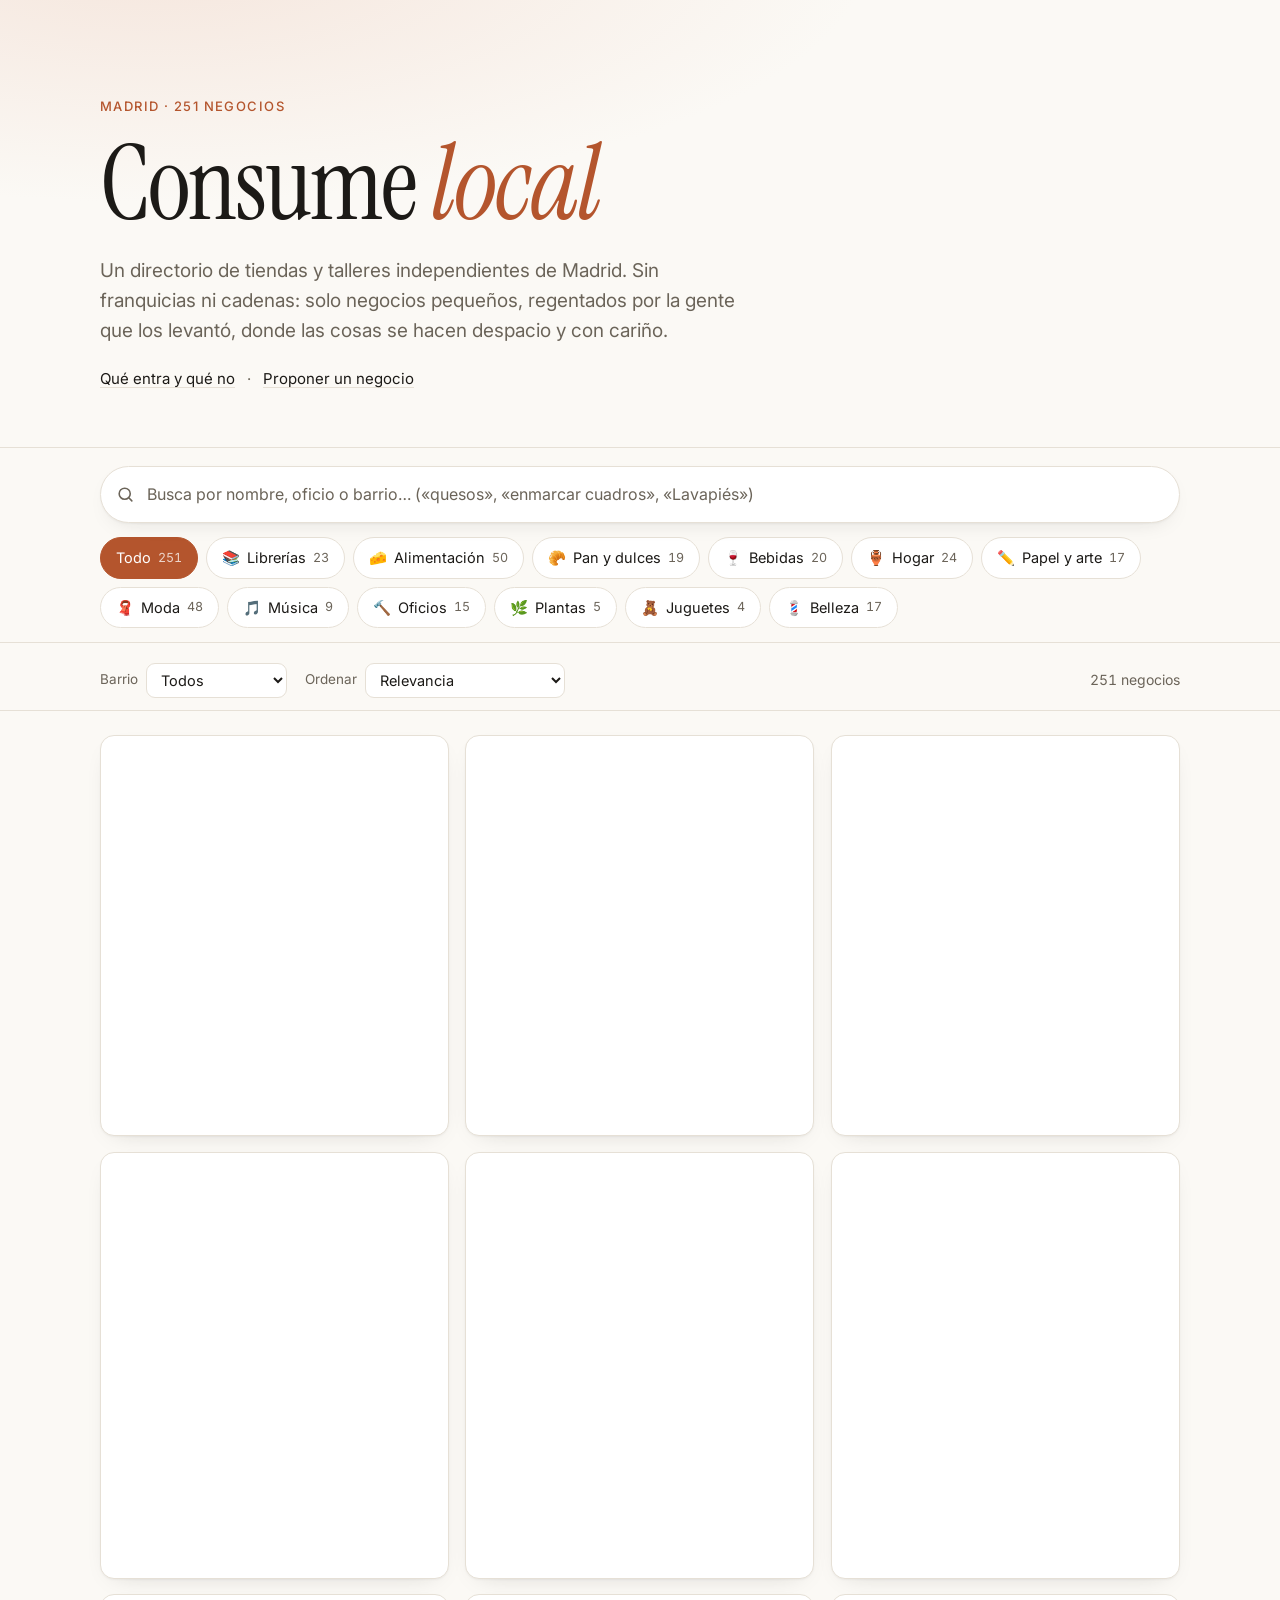
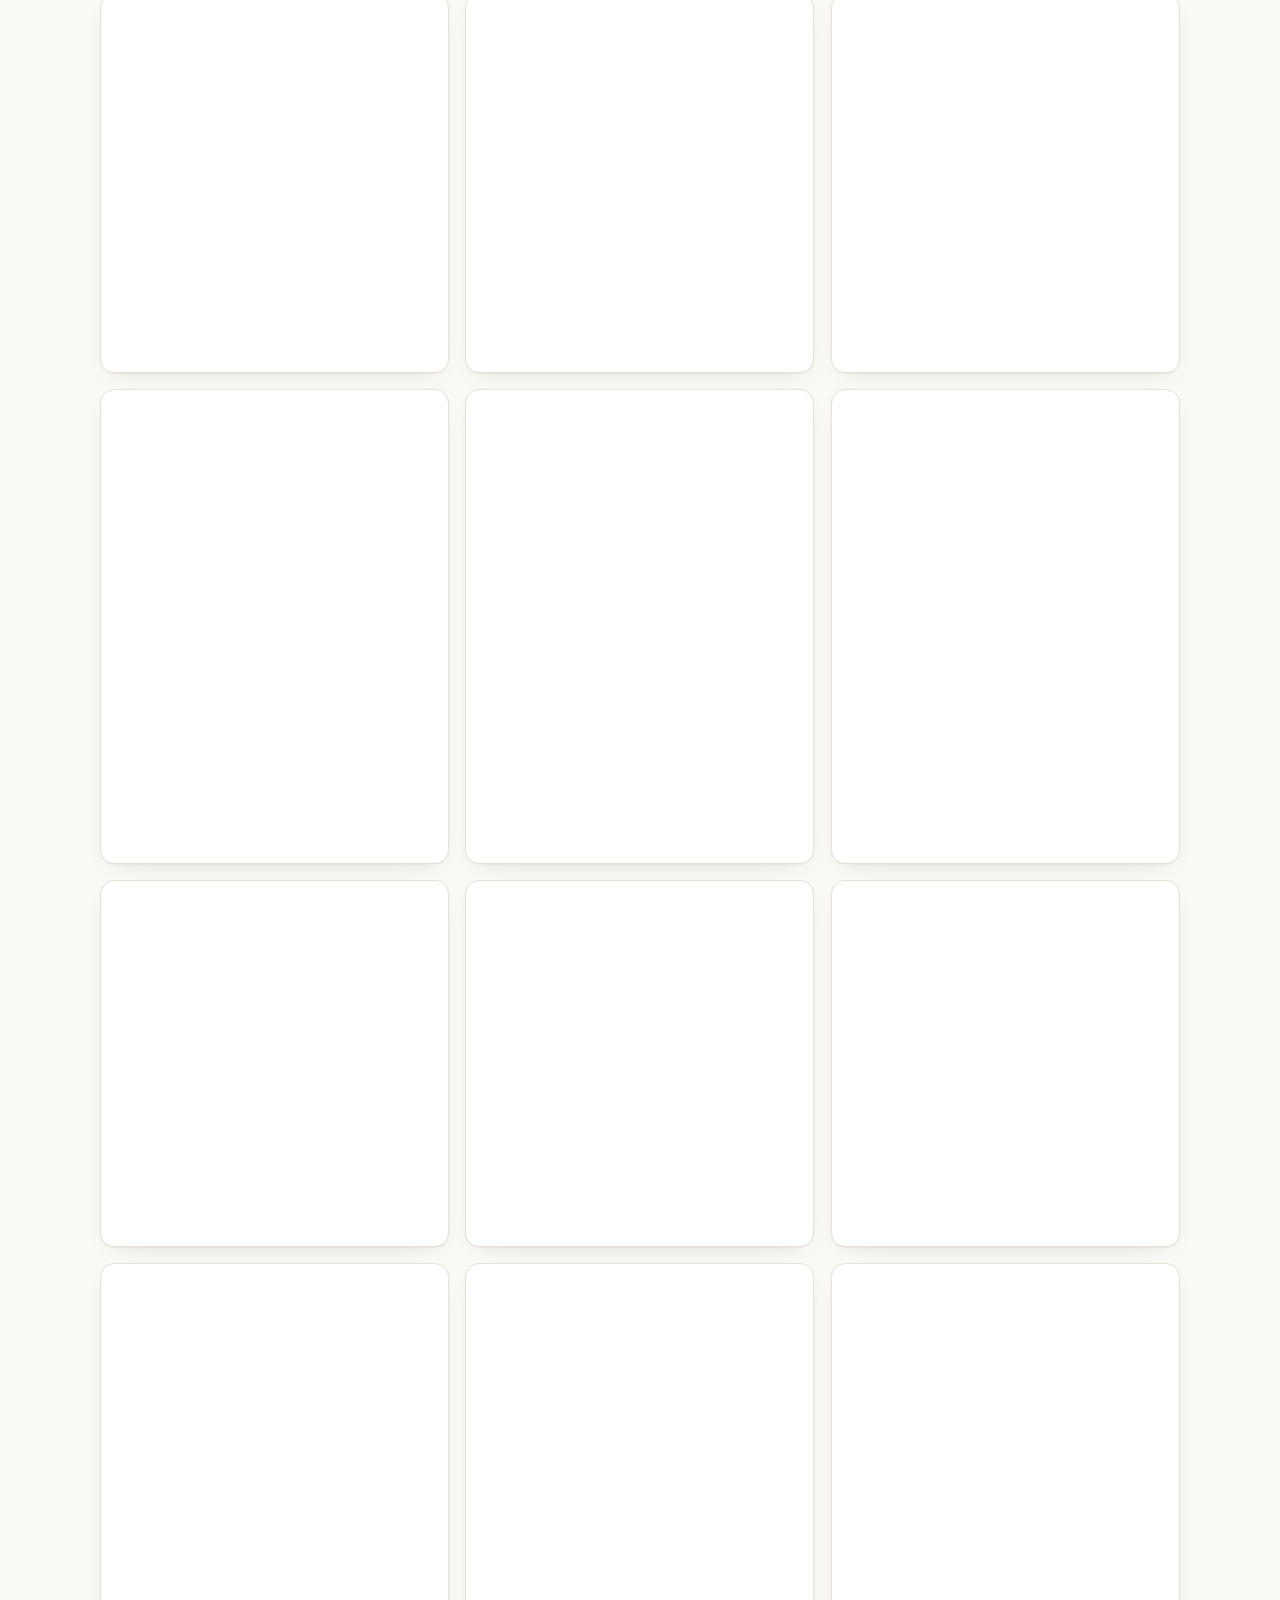
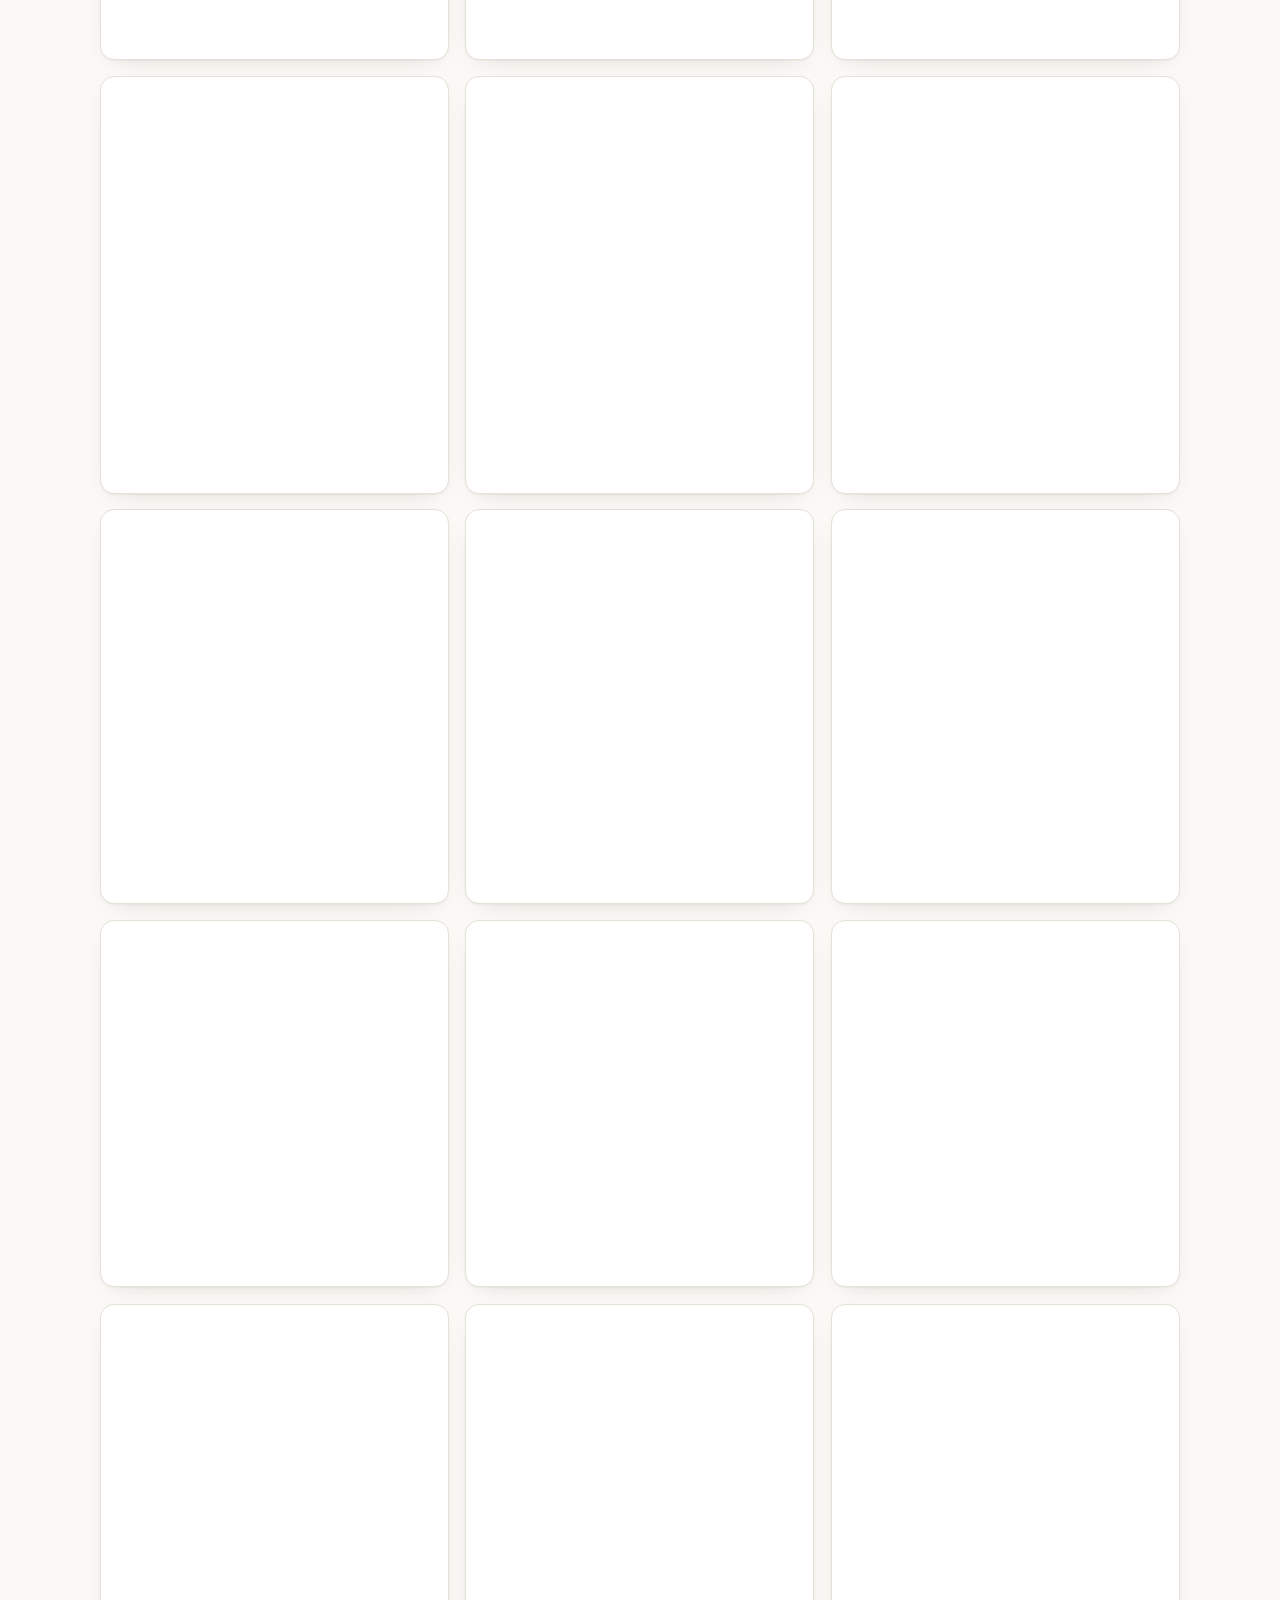
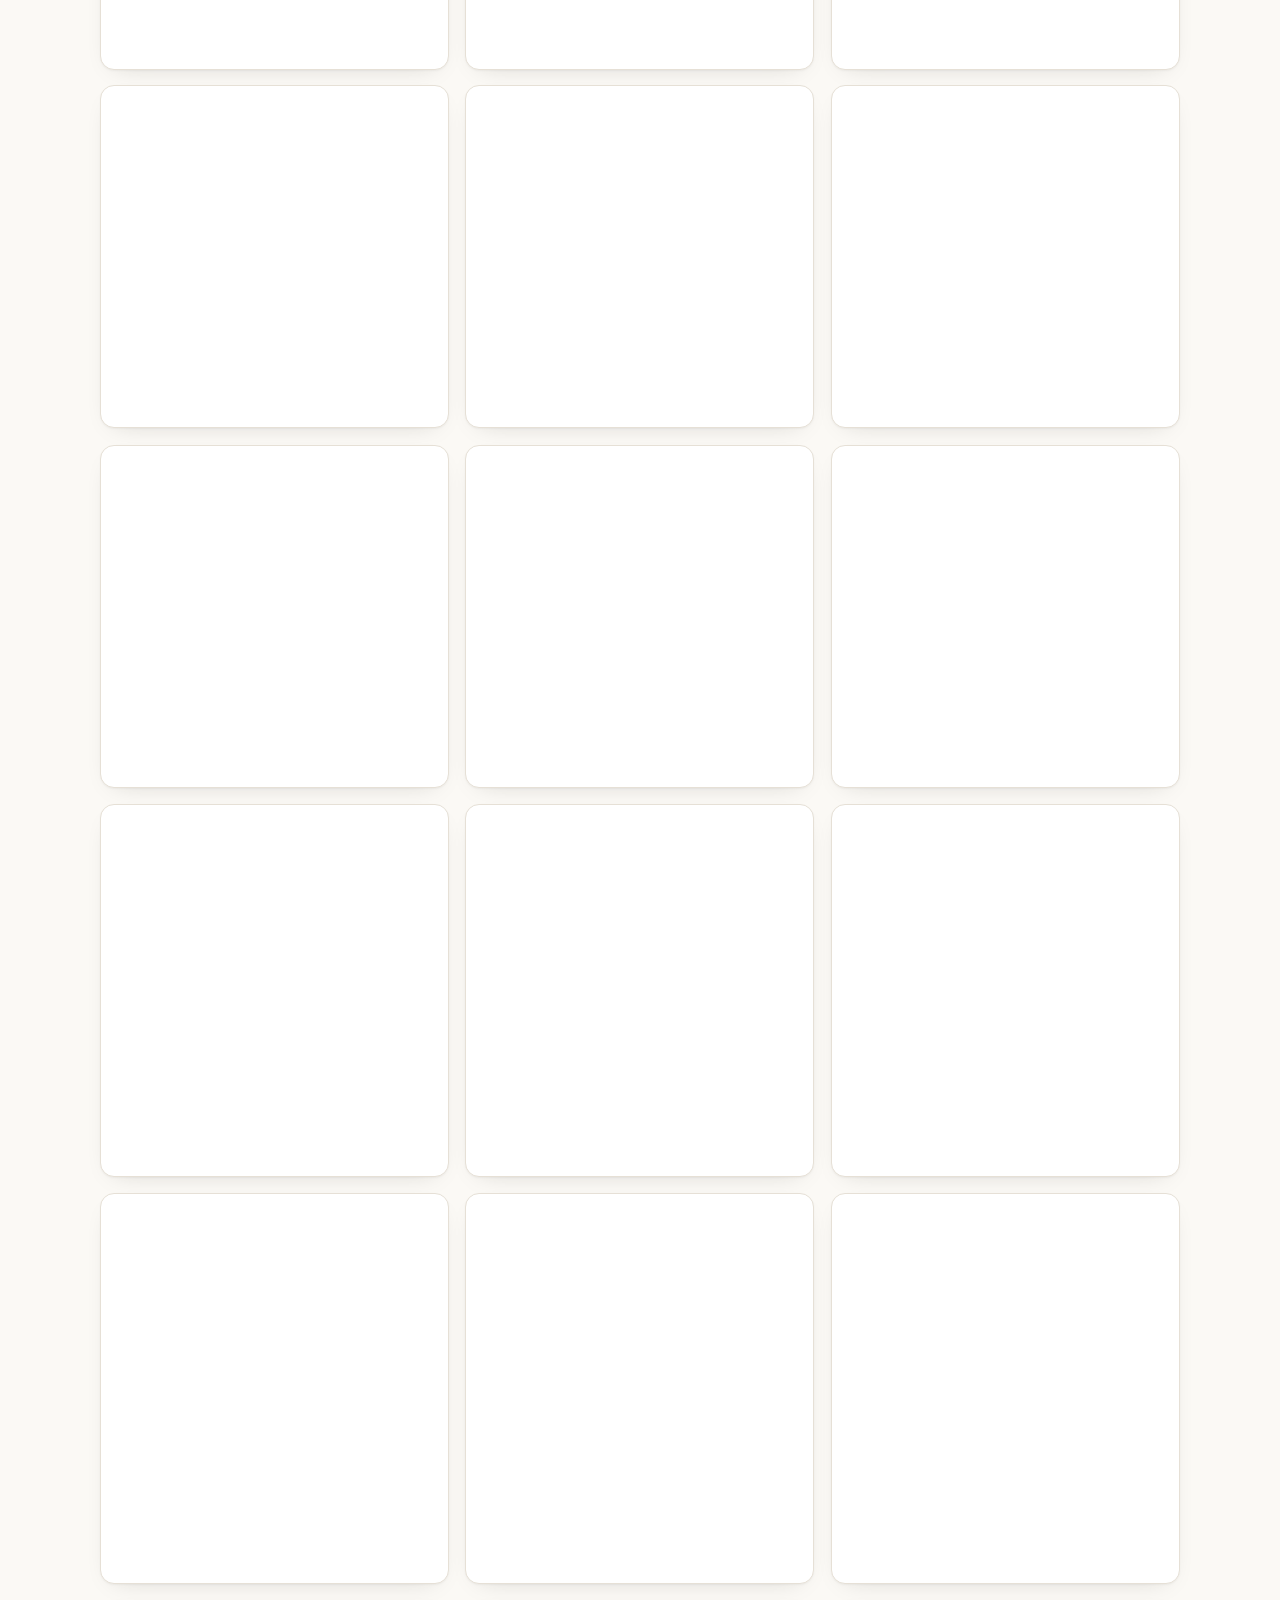
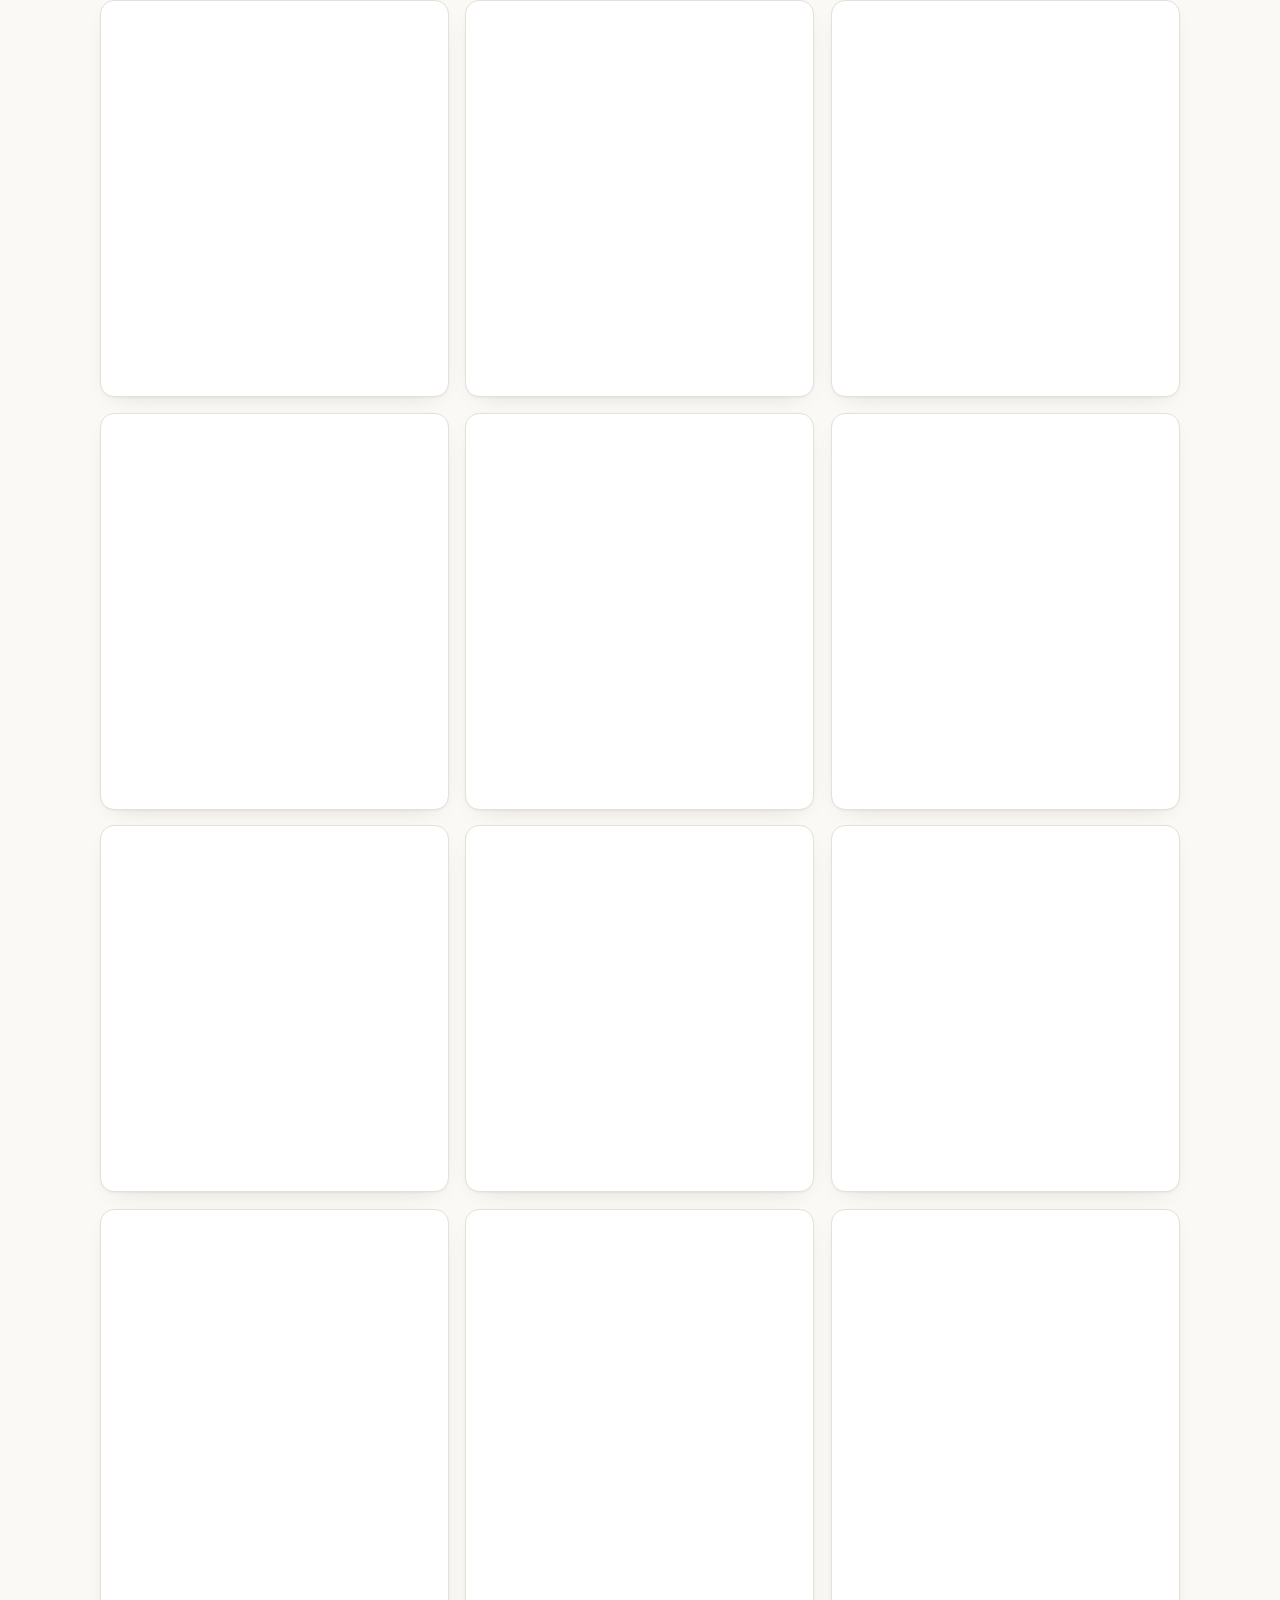
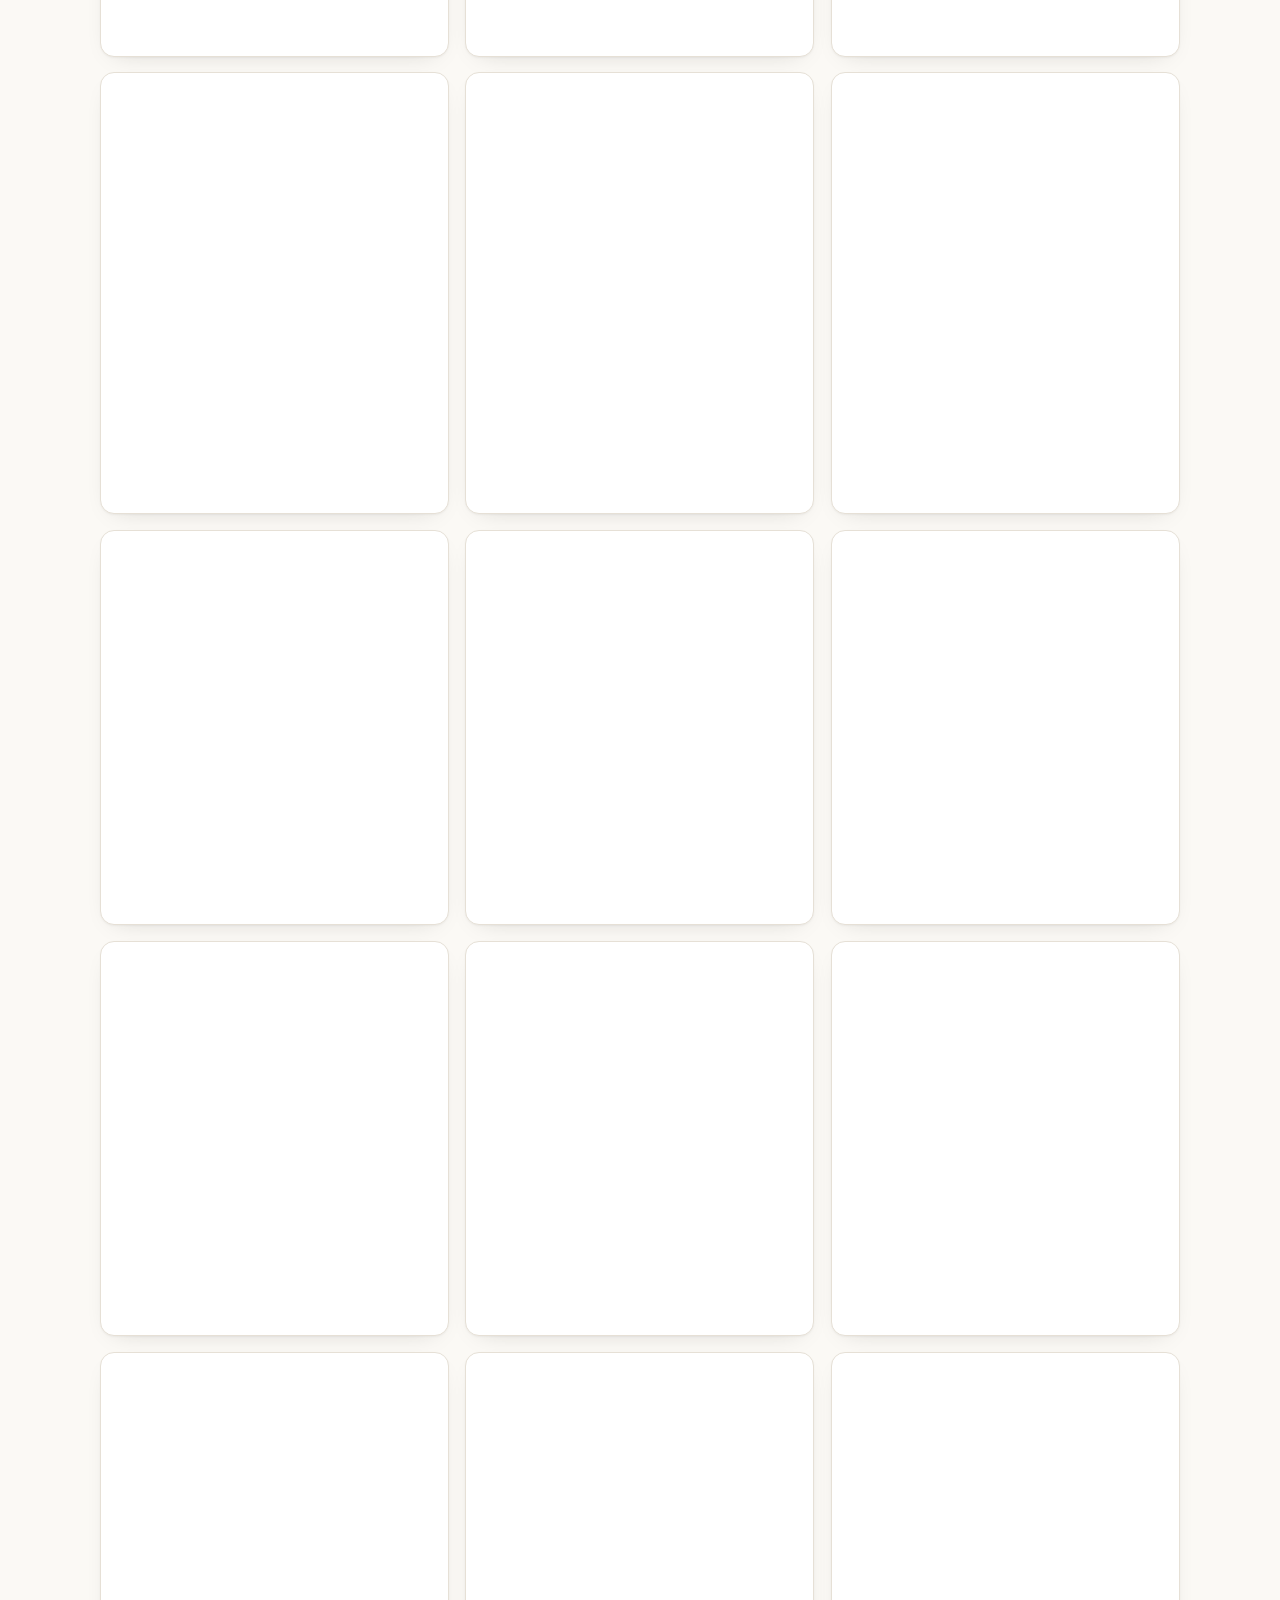
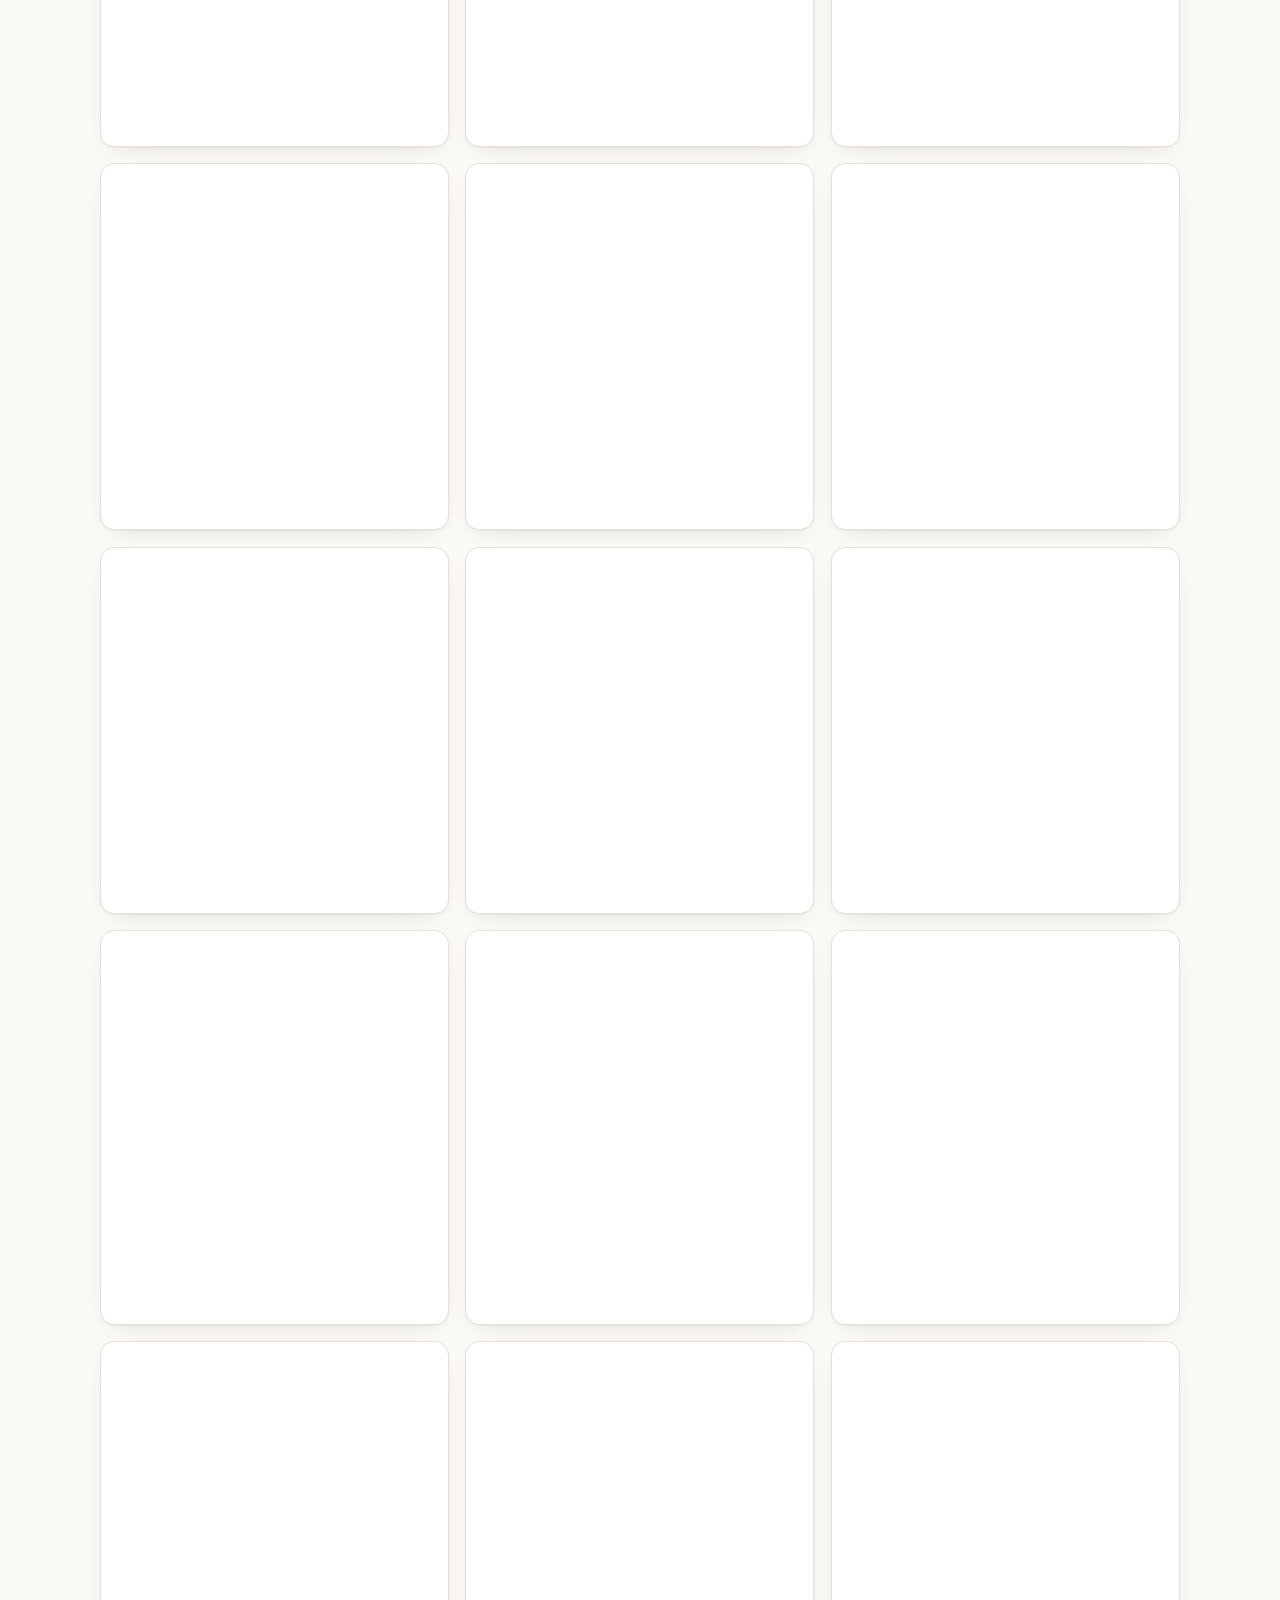
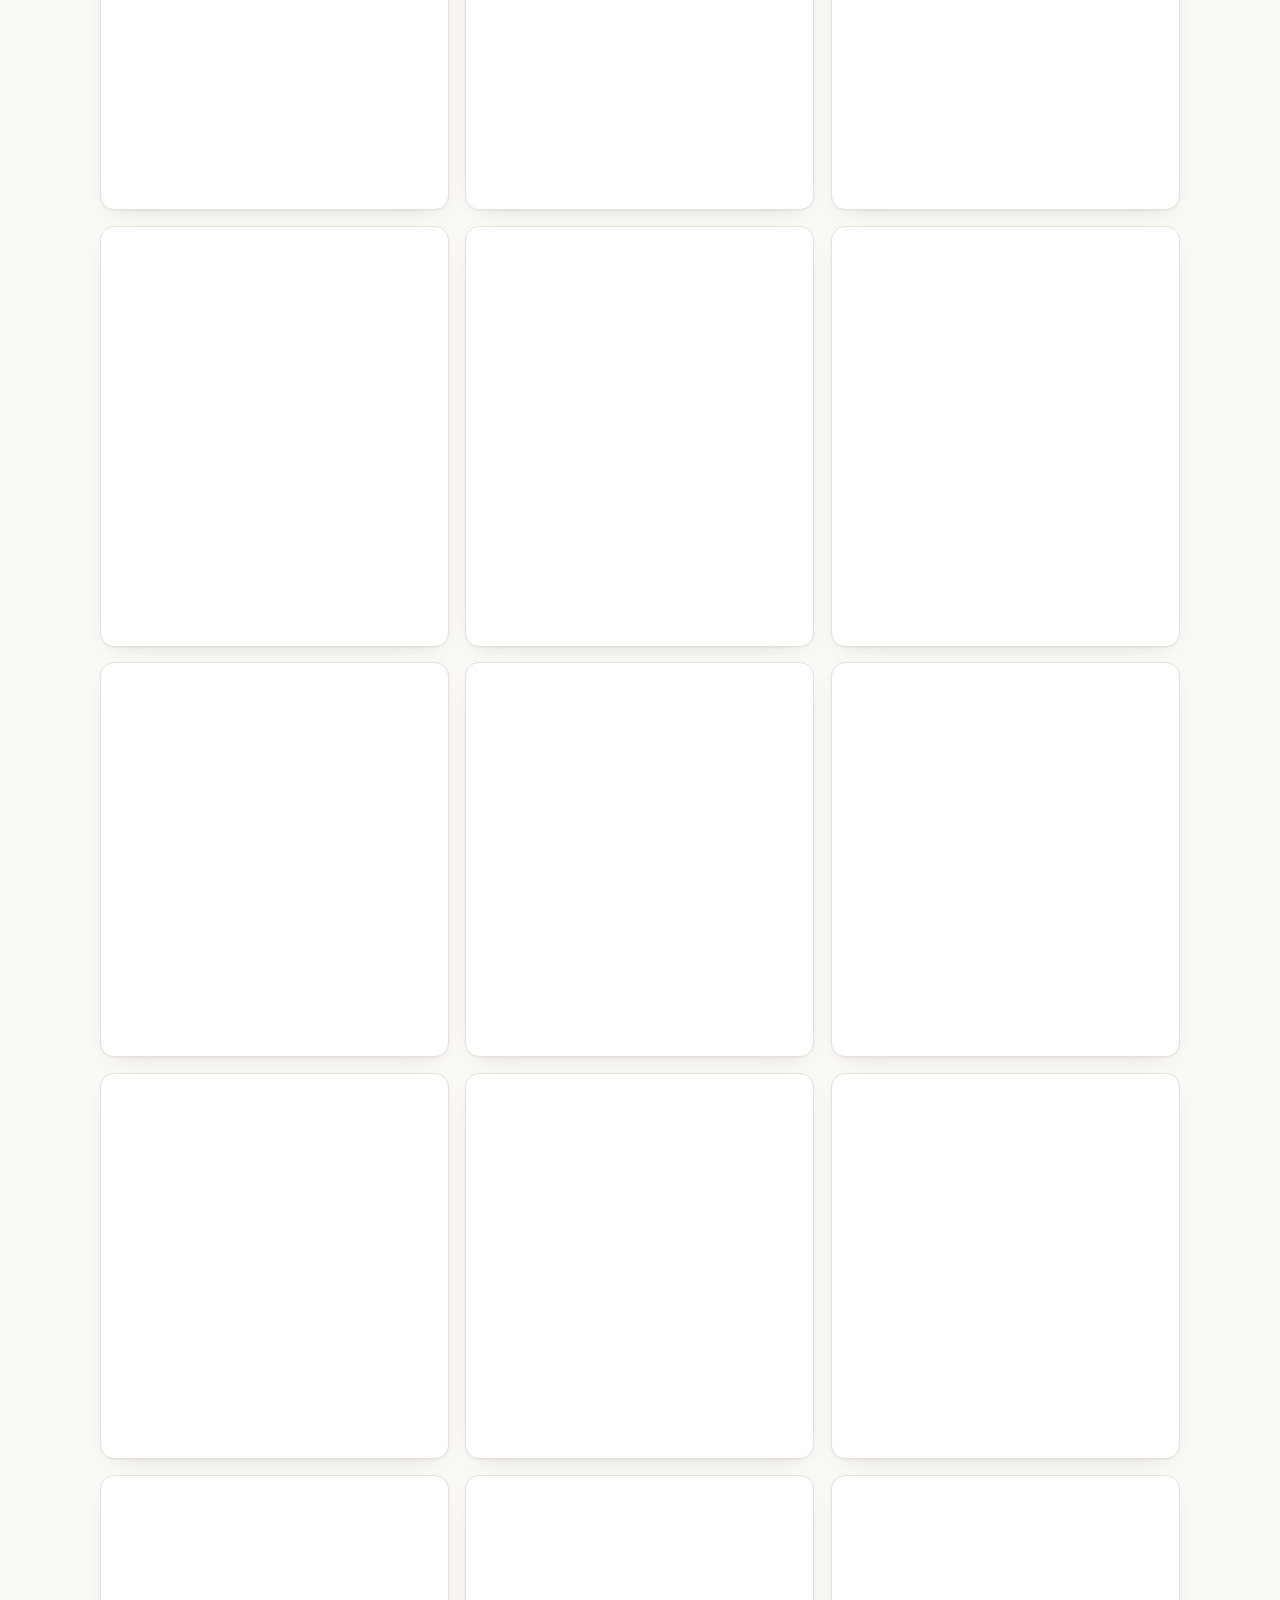
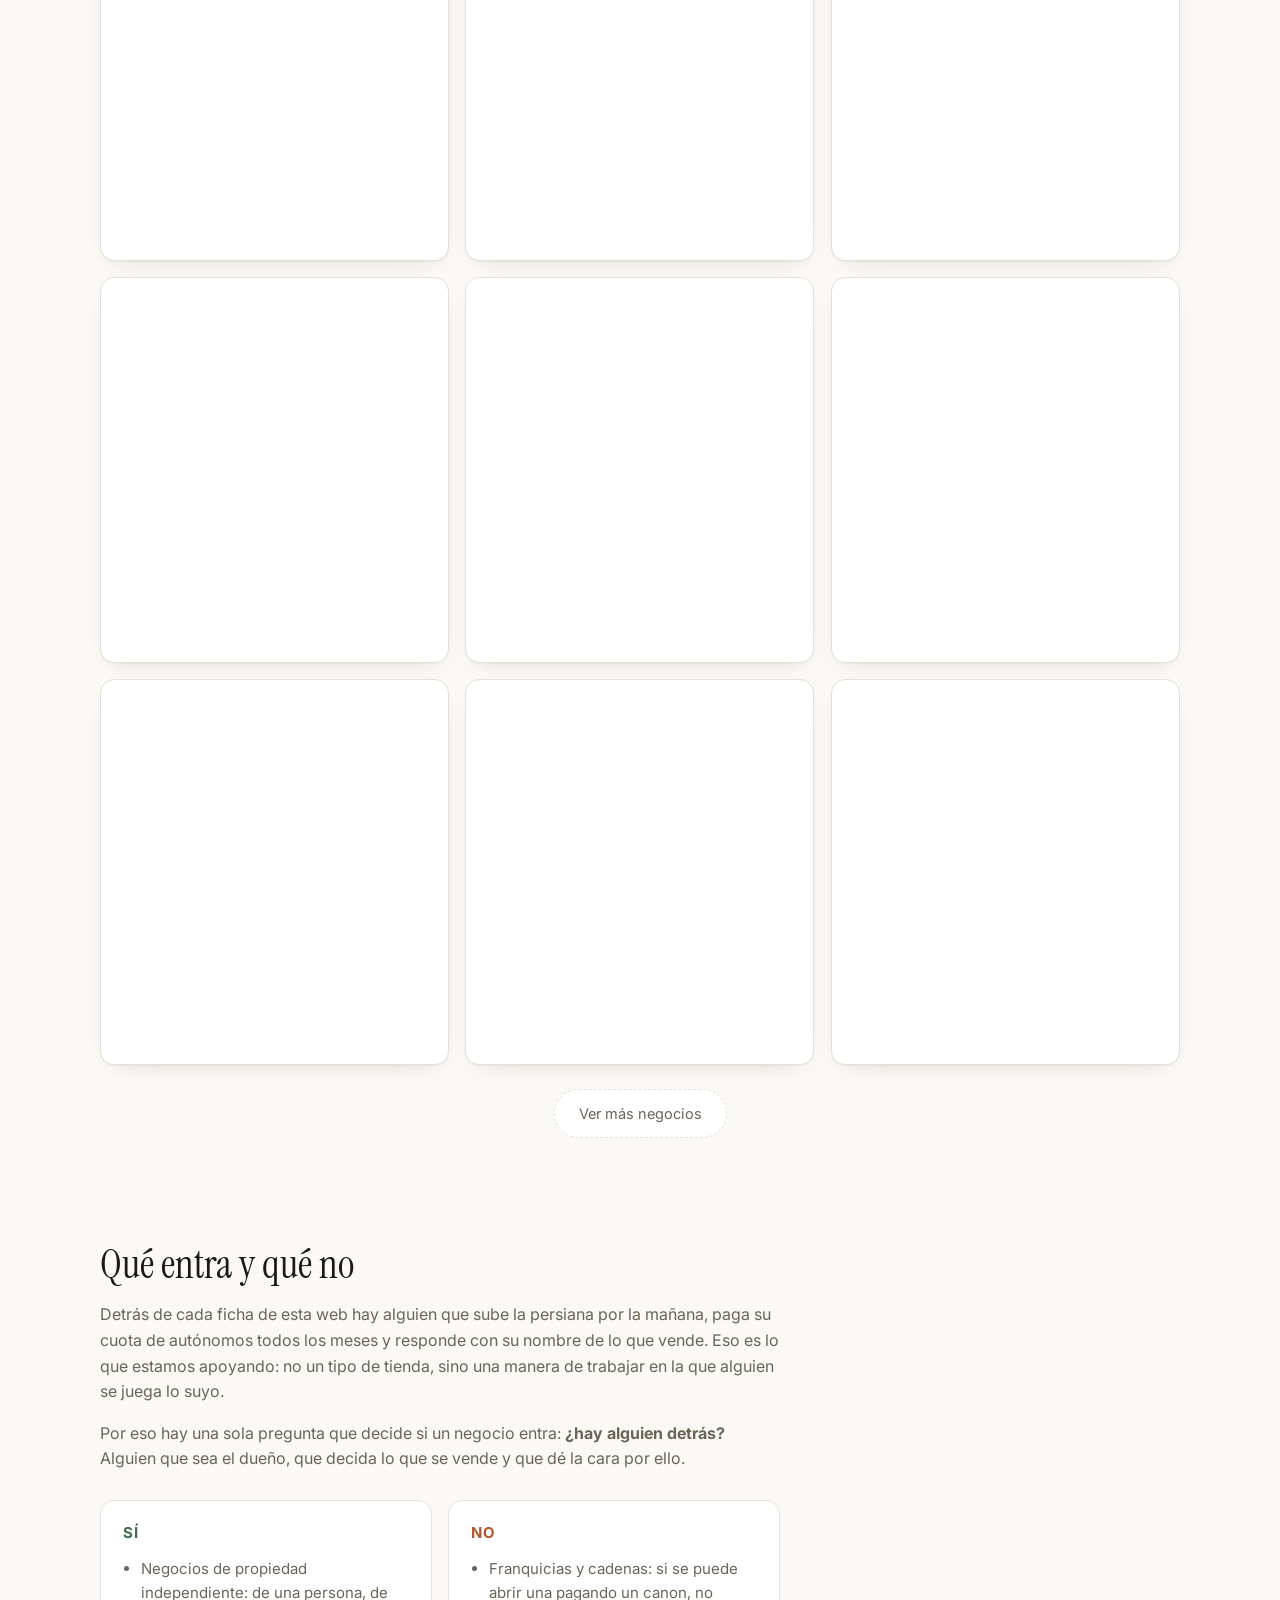
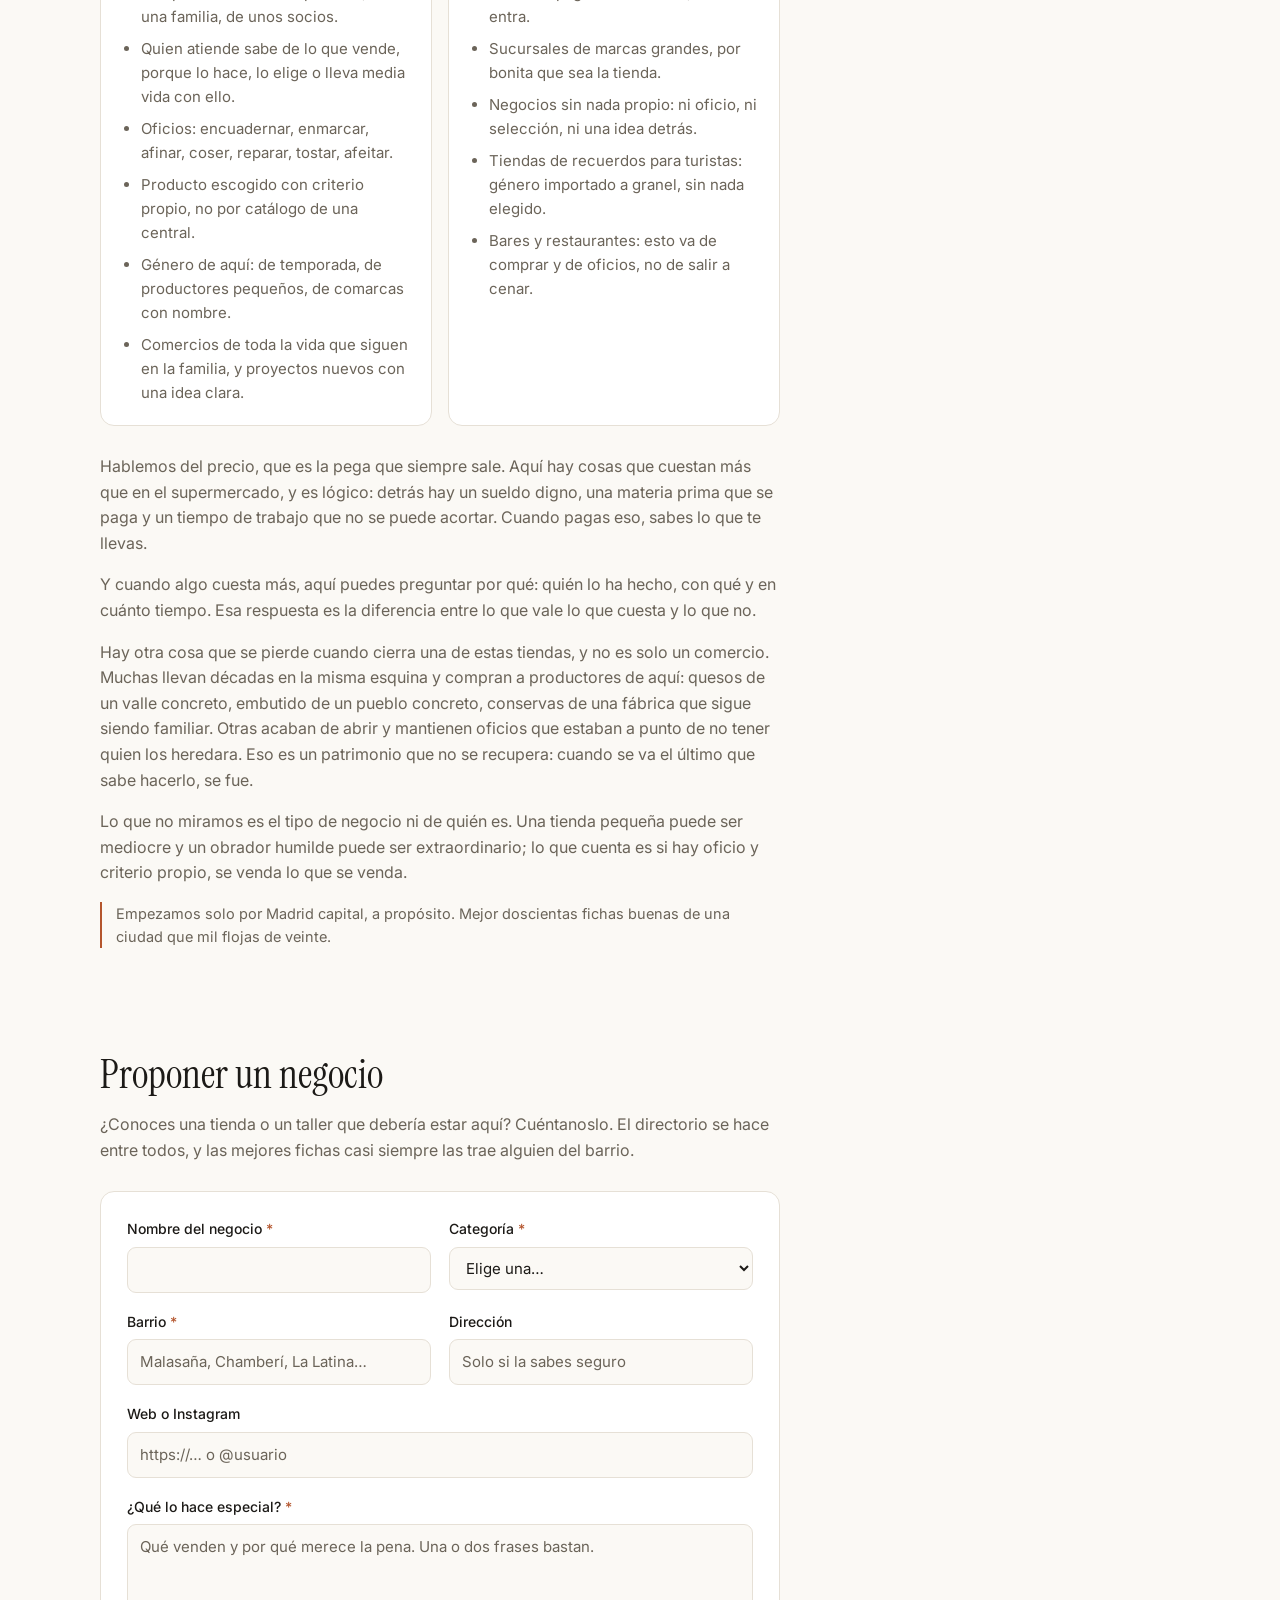
<file: index.html>
<!doctype html>
<html lang="es">
<head>
<meta charset="utf-8">
<meta name="viewport" content="width=device-width, initial-scale=1">
<title>Consume Local · Negocios con alma en Madrid</title>
<meta name="description" content="Directorio de tiendas y talleres independientes de Madrid. Sin franquicias: solo negocios de barrio regentados por quienes los levantaron.">
<meta name="color-scheme" content="light dark">
<meta name="theme-color" content="#FBF9F5" media="(prefers-color-scheme: light)">
<meta name="theme-color" content="#141210" media="(prefers-color-scheme: dark)">

<link rel="canonical" href="https://consume-local-two.vercel.app/">
<meta property="og:type" content="website">
<meta property="og:url" content="https://consume-local-two.vercel.app/">
<meta property="og:image" content="https://consume-local-two.vercel.app/assets/og.png">
<meta property="og:image:width" content="1200">
<meta property="og:image:height" content="630">
<meta property="og:image:alt" content="Consume local · Tiendas y talleres independientes de Madrid">
<meta name="twitter:card" content="summary_large_image">
<meta property="og:title" content="Consume Local · Negocios con alma en Madrid">
<meta property="og:description" content="Directorio de tiendas y talleres independientes de Madrid. Sin franquicias.">
<meta property="og:locale" content="es_ES">

<link rel="icon" href="data:image/svg+xml,<svg xmlns='http://www.w3.org/2000/svg' viewBox='0 0 100 100'><text y='.9em' font-size='90'>🏪</text></svg>">
<link rel="preconnect" href="https://fonts.googleapis.com">
<link rel="preconnect" href="https://fonts.gstatic.com" crossorigin>
<!-- Las fuentes se cargan sin bloquear el pintado: si Google tarda o falla,
     la página sale igual con la tipografía de reserva en vez de quedarse en
     blanco. Medido: con la hoja bloqueante el primer pintado se iba a 13 s. -->
<link rel="stylesheet" media="print" onload="this.media='all'"
      href="https://fonts.googleapis.com/css2?family=Instrument+Serif:ital@0;1&family=Inter:wght@400;500;600&display=swap">
<noscript><link rel="stylesheet" href="https://fonts.googleapis.com/css2?family=Instrument+Serif:ital@0;1&family=Inter:wght@400;500;600&display=swap"></noscript>
<link rel="stylesheet" href="assets/css/styles.css?v=03278546">
</head>
<body>

<a class="skip-link" href="#resultados">Saltar al listado</a>

<header class="hero">
  <div class="wrap">
    <p class="hero__eyebrow">Madrid · <span id="hero-count">—</span> negocios</p>
    <h1 class="hero__title">Consume <em>local</em></h1>
    <p class="hero__lead">
      Un directorio de tiendas y talleres independientes de Madrid. Sin franquicias ni cadenas:
      solo negocios pequeños, regentados por la gente que los levantó, donde las cosas se hacen
      despacio y con cariño.
    </p>
    <p class="hero__meta">
      <a href="#criterios">Qué entra y qué no</a>
      <span aria-hidden="true">·</span>
      <a href="#proponer">Proponer un negocio</a>
    </p>
  </div>
</header>

<!-- Barra fija: buscador y categorías. Su altura no cambia nunca, a
     propósito. Cuando cambiaba (recogiendo las categorías al pegarse), el
     documento se acortaba, el navegador compensaba el scroll, el centinela
     volvía a verse y la barra se expandía: un bucle que hacía temblar la
     página y volvía imposible bajar. -->
<div class="controls">
  <section class="wrap" aria-label="Buscador y categorías">
    <div class="search">
      <svg class="search__icon" viewBox="0 0 24 24" aria-hidden="true" fill="none" stroke="currentColor" stroke-width="2" stroke-linecap="round">
        <circle cx="11" cy="11" r="7"></circle><path d="M20 20l-3.5-3.5"></path>
      </svg>
      <label class="visually-hidden" for="q">Buscar negocios</label>
      <input id="q" type="search" autocomplete="off" spellcheck="false"
             autocapitalize="off" autocorrect="off" enterkeyhint="search"
             placeholder="Busca por nombre, oficio o barrio… («quesos», «enmarcar cuadros», «Lavapiés»)">
      <button id="q-clear" class="search__clear" type="button" hidden aria-label="Borrar búsqueda">&times;</button>
      <button id="reset" class="search__reset" type="button" hidden>Limpiar</button>
    </div>

    <div class="chips" id="chips" role="group" aria-label="Filtrar por categoría"></div>
  </section>
</div>

<!-- Estos se van con la página: no son de uso constante y meterlos en la
     barra fija se comía un cuarto de la pantalla del móvil. -->
<div class="herramientas">
  <div class="wrap toolbar">
    <div class="field">
      <label for="barrio">Barrio</label>
      <select id="barrio"></select>
    </div>
    <div class="field">
      <label for="orden">Ordenar</label>
      <select id="orden">
        <option value="relevancia">Relevancia</option>
        <option value="alfabetico">A–Z</option>
        <option value="antiguos">Más veteranos primero</option>
        <option value="azar">Sorpréndeme</option>
      </select>
    </div>
    <p class="count" id="count" role="status" aria-live="polite"></p>
  </div>
</div>

<main class="wrap">

  <section id="resultados" aria-label="Resultados">
    <ul class="grid" id="grid"></ul>

    <button class="mas" id="mas" type="button" hidden>Ver más negocios</button>

    <div class="empty" id="empty" hidden>
      <p class="empty__title">Aquí todavía no hay nada</p>
      <p class="empty__text" id="empty-texto">
        Prueba con otra palabra o quita algún filtro.
      </p>
      <p class="empty__text">
        Y si conoces uno que debería estar, esto se construye así: alguien lo escribe.
      </p>
      <button class="btn empty__btn" type="button" id="empty-proponer">Proponer un negocio</button>
    </div>
  </section>

  <section class="prose" id="criterios">
    <h2>Qué entra y qué no</h2>
    <p>
      Detrás de cada ficha de esta web hay alguien que sube la persiana por la mañana, paga su
      cuota de autónomos todos los meses y responde con su nombre de lo que vende. Eso es lo que
      estamos apoyando: no un tipo de tienda, sino una manera de trabajar en la que alguien se
      juega lo suyo.
    </p>
    <p>
      Por eso hay una sola pregunta que decide si un negocio entra:
      <strong>¿hay alguien detrás?</strong> Alguien que sea el dueño, que decida lo que se vende
      y que dé la cara por ello.
    </p>
    <div class="criteria">
      <div class="criteria__col criteria__col--yes">
        <h3>Sí</h3>
        <ul>
          <li>Negocios de propiedad independiente: de una persona, de una familia, de unos socios.</li>
          <li>Quien atiende sabe de lo que vende, porque lo hace, lo elige o lleva media vida con ello.</li>
          <li>Oficios: encuadernar, enmarcar, afinar, coser, reparar, tostar, afeitar.</li>
          <li>Producto escogido con criterio propio, no por catálogo de una central.</li>
          <li>Género de aquí: de temporada, de productores pequeños, de comarcas con nombre.</li>
          <li>Comercios de toda la vida que siguen en la familia, y proyectos nuevos con una idea clara.</li>
        </ul>
      </div>
      <div class="criteria__col criteria__col--no">
        <h3>No</h3>
        <ul>
          <li>Franquicias y cadenas: si se puede abrir una pagando un canon, no entra.</li>
          <li>Sucursales de marcas grandes, por bonita que sea la tienda.</li>
          <li>Negocios sin nada propio: ni oficio, ni selección, ni una idea detrás.</li>
          <li>Tiendas de recuerdos para turistas: género importado a granel, sin nada elegido.</li>
          <li>Bares y restaurantes: esto va de comprar y de oficios, no de salir a cenar.</li>
        </ul>
      </div>
    </div>
    <p>
      Hablemos del precio, que es la pega que siempre sale. Aquí hay cosas que cuestan más que en
      el supermercado, y es lógico: detrás hay un sueldo digno, una materia prima que se paga y un
      tiempo de trabajo que no se puede acortar. Cuando pagas eso, sabes lo que te llevas.
    </p>
    <p>
      Y cuando algo cuesta más, aquí puedes preguntar por qué: quién lo ha hecho, con qué y en
      cuánto tiempo. Esa respuesta es la diferencia entre lo que vale lo que cuesta y lo que no.
    </p>
    <p>
      Hay otra cosa que se pierde cuando cierra una de estas tiendas, y no es solo un comercio.
      Muchas llevan décadas en la misma esquina y compran a productores de aquí: quesos de un
      valle concreto, embutido de un pueblo concreto, conservas de una fábrica que sigue siendo
      familiar. Otras acaban de abrir y mantienen oficios que estaban a punto de no tener quien
      los heredara. Eso es un patrimonio que no se recupera: cuando se va el último que sabe
      hacerlo, se fue.
    </p>
    <p>
      Lo que no miramos es el tipo de negocio ni de quién es. Una tienda pequeña puede ser
      mediocre y un obrador humilde puede ser extraordinario; lo que cuenta es si hay oficio y
      criterio propio, se venda lo que se venda.
    </p>
    <p class="note">
      Empezamos solo por Madrid capital, a propósito. Mejor doscientas fichas buenas de una ciudad
      que mil flojas de veinte.
    </p>
  </section>

  <section class="prose" id="proponer">
    <h2>Proponer un negocio</h2>
    <p>
      ¿Conoces una tienda o un taller que debería estar aquí? Cuéntanoslo. El directorio se
      hace entre todos, y las mejores fichas casi siempre las trae alguien del barrio.
    </p>

    <form class="form" id="form-propuesta" novalidate>
      <div class="form__fila">
        <p class="campo">
          <label for="f-nombre">Nombre del negocio <span class="campo__req" aria-hidden="true">*</span></label>
          <input id="f-nombre" name="nombre" type="text" required autocomplete="organization">
        </p>
        <p class="campo">
          <label for="f-categoria">Categoría <span class="campo__req" aria-hidden="true">*</span></label>
          <select id="f-categoria" name="categoria" required></select>
        </p>
      </div>

      <div class="form__fila">
        <p class="campo">
          <label for="f-barrio">Barrio <span class="campo__req" aria-hidden="true">*</span></label>
          <input id="f-barrio" name="barrio" type="text" required
                 placeholder="Malasaña, Chamberí, La Latina…">
        </p>
        <p class="campo">
          <label for="f-direccion">Dirección</label>
          <input id="f-direccion" name="direccion" type="text" placeholder="Solo si la sabes seguro">
        </p>
      </div>

      <p class="campo">
        <label for="f-web">Web o Instagram</label>
        <input id="f-web" name="web" type="text" placeholder="https://… o @usuario">
      </p>

      <p class="campo">
        <label for="f-descripcion">¿Qué lo hace especial? <span class="campo__req" aria-hidden="true">*</span></label>
        <textarea id="f-descripcion" name="descripcion" rows="4" required
                  placeholder="Qué venden y por qué merece la pena. Una o dos frases bastan."></textarea>
      </p>

      <p class="campo">
        <label for="f-quien">Tu nombre o tu correo <span class="campo__opt">opcional</span></label>
        <input id="f-quien" name="quien" type="text" placeholder="Por si hay que preguntarte algo">
      </p>

      <p class="campo campo--trampa" aria-hidden="true">
        <label for="f-web2">No rellenes esto</label>
        <input id="f-web2" name="_honey" type="text" tabindex="-1" autocomplete="off">
      </p>

      <p class="form__error" id="form-error" role="alert" hidden></p>

      <div class="form__pie">
        <button class="btn" type="submit">Enviar propuesta</button>
        <span class="form__nota">La propuesta se envía directamente. No hace falta hacer nada más.</span>
      </div>
    </form>

    <div class="aviso aviso--ok" id="form-ok" hidden>
      <p class="aviso__titulo">Propuesta enviada</p>
      <p id="form-ok-texto">Gracias. Le echamos un ojo y, si encaja con los criterios, entra en el directorio.</p>
      <p class="aviso__acciones">
        <button class="btn btn--secundario" type="button" id="form-otra">Proponer otro negocio</button>
      </p>
    </div>

    <div class="aviso" id="form-hecho" hidden>
      <p class="aviso__titulo">No hemos podido enviarlo</p>
      <p>
        Algo ha fallado por el camino y la propuesta no ha salido. Puedes intentarlo otra vez,
        o copiar este texto y mandarlo por correo a mano:
      </p>
      <pre id="form-texto"></pre>
      <p class="aviso__acciones">
        <button class="btn btn--secundario" type="button" id="form-copiar">Copiar el texto</button>
        <a class="btn btn--secundario" id="form-correo" href="#">Escribir el correo</a>
      </p>
    </div>

    <p class="note">
      Antes de proponerlo, comprueba que sigue abierto y que no es una franquicia. Los criterios
      están <a href="#criterios">un poco más arriba</a>.
    </p>
  </section>

</main>

<footer class="footer">
  <div class="wrap">
    <p>
      <strong>Consume Local</strong> — hecho para no perder de vista las tiendas que hacen barrio.
    </p>
    <p class="footer__note">
      Los datos los mantiene la comunidad y pueden quedar desactualizados. Si ves un error o un
      cierre, avísanos. Sin cookies, sin publicidad y sin perfiles: se cuenta de forma
      anónima qué páginas se visitan y qué se busca, y se guarda lo que nos mandas
      por el formulario, que para eso nos lo mandas.
    </p>
    <p class="footer__note">
      Parte de las fichas proceden del conjunto de datos <em>Comercios centenarios de Madrid</em>
      del <a href="https://datos.madrid.es" rel="noopener">Portal de Datos Abiertos del
      Ayuntamiento de Madrid</a>. El resto están reunidas a mano. Si regentas uno de estos
      negocios y prefieres no aparecer, escríbenos y lo quitamos.
    </p>
  </div>
</footer>

<script src="data/negocios.js?v=14488b46"></script>
<script src="assets/js/enviar.js?v=c0966a17"></script>
<script src="assets/js/app.js?v=0531b939"></script>
<script src="assets/js/analitica.js?v=6f0560c8"></script>
</body>
</html>
</file>
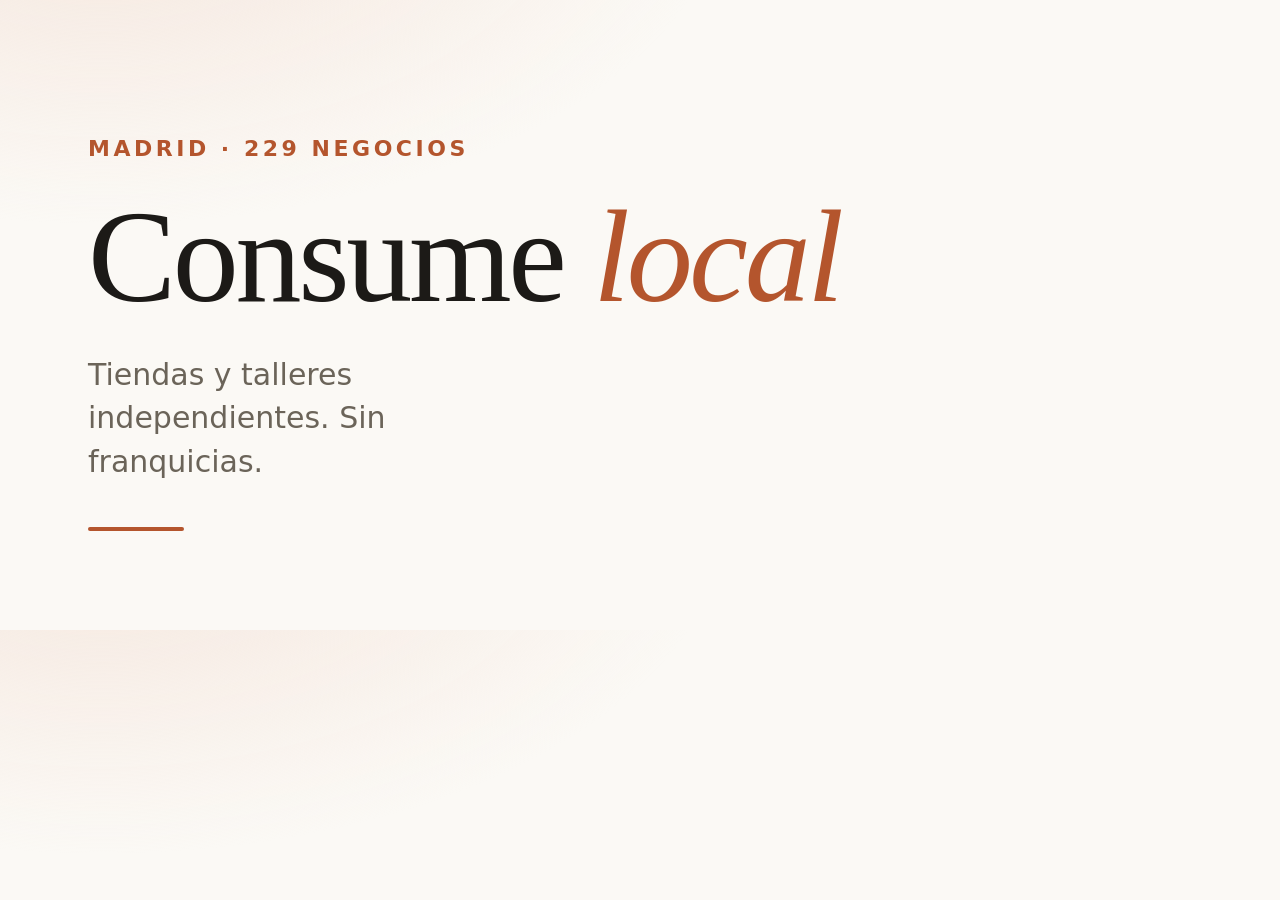
<file: assets/og.html>
<!doctype html>
<!-- Plantilla de la imagen de previsualización (la que sale al compartir el
     enlace). Se abre a 1200x630 y se hace una captura; ver README.
     Usa Georgia a propósito y no la tipografía de la web: las imágenes se
     generan sin conexión y una fuente que no carga estropearía la captura. -->
<html lang="es"><head><meta charset="utf-8"><style>
  * { margin: 0; box-sizing: border-box; }
  body {
    width: 1200px; height: 630px; display: flex; flex-direction: column;
    justify-content: center; padding: 0 88px;
    background:
      radial-gradient(900px 500px at 8% -20%, #F5E6DD, transparent 70%),
      #FBF9F5;
    font-family: Georgia, "Times New Roman", serif; color: #1C1A17;
  }
  .eyebrow {
    font-family: system-ui, -apple-system, "Segoe UI", sans-serif;
    font-size: 22px; font-weight: 600; letter-spacing: .16em;
    text-transform: uppercase; color: #B4552D; margin-bottom: 30px; white-space: nowrap;
  }
  h1 { font-size: 132px; line-height: .94; letter-spacing: -.025em; font-weight: 400; }
  h1 em { font-style: italic; color: #B4552D; }
  p {
    font-family: system-ui, -apple-system, "Segoe UI", sans-serif;
    font-size: 30px; line-height: 1.45; color: #6B6459;
    margin-top: 34px; max-width: 20ch;
  }
  .rule { width: 96px; height: 4px; background: #B4552D; margin-top: 44px; border-radius: 2px; }
</style></head><body>
  <p class="eyebrow" id="eyebrow">Madrid · 229 negocios</p>
  <h1>Consume <em>local</em></h1>
  <p>Tiendas y talleres independientes. Sin franquicias.</p>
  <div class="rule"></div>
</body></html>
</file>
<file: assets/css/styles.css>
/* ---------------------------------------------------------------
   Consume Local — hoja de estilos única.
   Paleta cálida de papel, tipografía editorial, modo claro y oscuro.
   --------------------------------------------------------------- */

:root {
  --paper:       #FBF9F5;
  --surface:     #FFFFFF;
  --surface-alt: #F4F0E8;
  --ink:         #1C1A17;
  --muted:       #6B6459;
  --line:        #E6E0D6;
  --accent:      #B4552D;
  --accent-ink:  #FFFFFF;
  --accent-soft: #F5E6DD;
  --green:       #3F6B4A;
  --shadow:      0 1px 2px rgba(28, 26, 23, .04), 0 8px 24px -16px rgba(28, 26, 23, .25);

  --font-display: "Instrument Serif", Georgia, "Times New Roman", serif;
  --font-body: "Inter", -apple-system, BlinkMacSystemFont, "Segoe UI", Roboto, sans-serif;

  --wrap: 1120px;
  --radius: 14px;
}

@media (prefers-color-scheme: dark) {
  :root {
    --paper:       #141210;
    --surface:     #1D1A16;
    --surface-alt: #24201B;
    --ink:         #F2EDE4;
    --muted:       #A69B8B;
    --line:        #2F2922;
    --accent:      #E8845C;
    --accent-ink:  #1C1208;
    --accent-soft: #33231B;
    --green:       #8DBE99;
    --shadow:      0 1px 2px rgba(0, 0, 0, .3), 0 8px 24px -16px rgba(0, 0, 0, .7);
  }
}

*, *::before, *::after { box-sizing: border-box; }

/* `hidden` tiene que ganar siempre: si no, un `display: grid` puesto en una
   clase lo anula y el elemento se queda a la vista. */
[hidden] { display: none !important; }

html { -webkit-text-size-adjust: 100%; }

body {
  margin: 0;
  background: var(--paper);
  color: var(--ink);
  font-family: var(--font-body);
  font-size: 16px;
  line-height: 1.6;
  -webkit-font-smoothing: antialiased;
}

a { color: inherit; text-decoration-color: var(--line); text-underline-offset: 3px; }
a:hover { text-decoration-color: var(--accent); }

:focus-visible {
  outline: 2px solid var(--accent);
  outline-offset: 3px;
  border-radius: 4px;
}

.wrap {
  width: 100%;
  max-width: var(--wrap);
  margin-inline: auto;
  padding-inline: 20px;
}

.visually-hidden {
  position: absolute; width: 1px; height: 1px;
  margin: -1px; padding: 0; overflow: hidden;
  clip: rect(0 0 0 0); white-space: nowrap; border: 0;
}

.skip-link {
  position: absolute; left: -9999px; top: 0; z-index: 50;
  background: var(--accent); color: var(--accent-ink);
  padding: 10px 16px; border-radius: 0 0 8px 0;
}
.skip-link:focus { left: 0; }

/* ---------------------------------------------------------- hero */

.hero {
  padding-block: clamp(48px, 9vw, 96px) clamp(32px, 5vw, 56px);
  border-bottom: 1px solid var(--line);
  background:
    radial-gradient(1100px 380px at 12% -10%, var(--accent-soft), transparent 65%),
    var(--paper);
}

.hero__eyebrow {
  margin: 0 0 18px;
  font-size: 13px;
  font-weight: 500;
  letter-spacing: .11em;
  text-transform: uppercase;
  color: var(--accent);
}

.hero__title {
  margin: 0;
  font-family: var(--font-display);
  font-weight: 400;
  font-size: clamp(52px, 12vw, 104px);
  line-height: .95;
  letter-spacing: -.02em;
}
.hero__title em { font-style: italic; color: var(--accent); }

.hero__lead {
  max-width: 54ch;
  margin: 22px 0 0;
  font-size: clamp(16px, 2.1vw, 19px);
  color: var(--muted);
}

.hero__meta {
  margin: 20px 0 0;
  display: flex;
  flex-wrap: wrap;
  gap: 12px;
  font-size: 15px;
  color: var(--muted);
}
.hero__meta a { color: var(--ink); }

/* ------------------------------------------------------ controls */

.controls {
  position: sticky;
  top: 0;
  z-index: 20;
  padding-block: 18px 14px;
  margin-bottom: 8px;
  background: color-mix(in srgb, var(--paper) 92%, transparent);
  backdrop-filter: blur(10px);
  border-bottom: 1px solid var(--line);
}

#resultados { scroll-margin-top: calc(var(--barra, 200px) + 24px); }

.search { position: relative; display: flex; align-items: center; }

.search__icon {
  position: absolute; left: 16px;
  width: 19px; height: 19px;
  color: var(--muted);
  pointer-events: none;
}

.search input {
  width: 100%;
  padding: 15px 46px 15px 46px;
  font: inherit;
  font-size: 16px;
  color: var(--ink);
  background: var(--surface);
  border: 1px solid var(--line);
  border-radius: 999px;
  box-shadow: var(--shadow);
  transition: border-color .15s ease;
}
.search input::placeholder { color: var(--muted); }
.search input:focus { outline: none; border-color: var(--accent); }
.search input::-webkit-search-cancel-button { display: none; }

.search__clear {
  position: absolute; right: 10px;
  display: grid; place-items: center;
  width: 30px; height: 30px;
  font-size: 22px; line-height: 1;
  color: var(--muted);
  background: none; border: 0; border-radius: 50%;
  cursor: pointer;
}
.search__clear:hover { background: var(--surface-alt); color: var(--ink); }

/* Va dentro de la fila del buscador y es más bajo que el campo, así que
   aparecer o desaparecer no cambia la altura de la barra. */
.search__reset {
  position: absolute;
  right: 8px;
  font: inherit;
  font-size: 13.5px;
  color: var(--accent);
  padding: 7px 14px;
  background: var(--accent-soft);
  border: 0;
  border-radius: 999px;
  cursor: pointer;
  white-space: nowrap;
}
.search__reset:hover { filter: brightness(.96); }
.search:has(.search__reset:not([hidden])) input { padding-right: 104px; }
.search:has(.search__clear:not([hidden])) .search__reset { right: 44px; }
.search:has(.search__clear:not([hidden])):has(.search__reset:not([hidden])) input { padding-right: 140px; }

/* Las categorías van siempre en una sola tira que se desplaza. Antes se
   repartían en filas y se recogían al pegarse la barra, pero eso cambiaba su
   altura, y una barra fija que cambia de altura mueve el documento entero:
   el navegador compensaba el scroll y se entraba en bucle. Altura constante,
   cero temblor. */
.chips {
  display: flex;
  flex-wrap: nowrap;
  gap: 8px;
  margin-top: 14px;
  overflow-x: auto;
  padding-bottom: 4px;
  scrollbar-width: none;
  overscroll-behavior-x: contain;
}
.chips::-webkit-scrollbar { display: none; }

/* Con sitio de sobra se reparten en filas y se ven todas de una vez. Aquí sí
   se puede: la altura cambia al redimensionar la ventana, no al bajar, y es
   el cambio durante el scroll el que provocaba el bucle. */
@media (min-width: 900px) {
  .chips {
    flex-wrap: wrap;
    overflow-x: visible;
    padding-bottom: 0;
    -webkit-mask-image: none;
    mask-image: none;
  }
}

.chips[data-borde~="derecha"] {
  -webkit-mask-image: linear-gradient(to right, #000 calc(100% - 36px), transparent);
  mask-image: linear-gradient(to right, #000 calc(100% - 36px), transparent);
}
.chips[data-borde~="izquierda"][data-borde~="derecha"] {
  -webkit-mask-image: linear-gradient(to right, transparent, #000 36px, #000 calc(100% - 36px), transparent);
  mask-image: linear-gradient(to right, transparent, #000 36px, #000 calc(100% - 36px), transparent);
}
.chips[data-borde="izquierda"] {
  -webkit-mask-image: linear-gradient(to right, transparent, #000 36px);
  mask-image: linear-gradient(to right, transparent, #000 36px);
}

.chip {
  flex: 0 0 auto;
  display: inline-flex;
  align-items: center;
  gap: 7px;
  padding: 8px 15px;
  font: inherit;
  font-size: 14.5px;
  color: var(--ink);
  background: var(--surface);
  border: 1px solid var(--line);
  border-radius: 999px;
  cursor: pointer;
  white-space: nowrap;
  transition: background .15s ease, border-color .15s ease, color .15s ease;
}
.chip:hover { border-color: var(--accent); }
.chip[aria-pressed="true"] {
  background: var(--accent);
  border-color: var(--accent);
  color: var(--accent-ink);
}
.chip__n {
  font-size: 12.5px;
  font-variant-numeric: tabular-nums;
  color: var(--muted);
}
.chip[aria-pressed="true"] .chip__n { color: inherit; opacity: .75; }

.herramientas {
  border-bottom: 1px solid var(--line);
  background: var(--paper);
}

.toolbar {
  display: flex;
  align-items: center;
  flex-wrap: wrap;
  gap: 10px 18px;
  padding-block: 12px;
}

.field { display: flex; align-items: center; gap: 8px; }
.field label { font-size: 13.5px; color: var(--muted); }

.field select {
  font: inherit;
  font-size: 14.5px;
  color: var(--ink);
  padding: 7px 10px;
  background: var(--surface);
  border: 1px solid var(--line);
  border-radius: 9px;
  cursor: pointer;
}
.field select:focus { outline: none; border-color: var(--accent); }

.btn-ghost {
  font: inherit;
  font-size: 14px;
  color: var(--accent);
  padding: 7px 12px;
  background: none;
  border: 1px dashed var(--accent);
  border-radius: 9px;
  cursor: pointer;
}
.btn-ghost:hover { background: var(--accent-soft); }

.count {
  margin: 0 0 0 auto;
  font-size: 14px;
  color: var(--muted);
  font-variant-numeric: tabular-nums;
}

/* ----------------------------------------------------- resultados */

.grid {
  list-style: none;
  margin: 24px 0 0;
  padding: 0;
  display: grid;
  gap: 16px;
  grid-template-columns: repeat(auto-fill, minmax(290px, 1fr));
}

.card {
  /* El navegador se salta la maquetación y el pintado de las fichas que
     quedan fuera de pantalla. La altura estimada evita que la barra de
     desplazamiento vaya dando saltos. */
  content-visibility: auto;
  /* Sólo se estima la altura. El atajo `contain-intrinsic-size` aplica la
     medida a los dos ejes y forzaba también el ancho: las fichas salían
     16 px más anchas que la pantalla del móvil. */
  contain-intrinsic-width: none;
  contain-intrinsic-height: auto 340px;
  display: flex;
  flex-direction: column;
  gap: 10px;
  padding: 22px;
  background: var(--surface);
  border: 1px solid var(--line);
  border-radius: var(--radius);
  box-shadow: var(--shadow);
  transition: transform .16s ease, border-color .16s ease;
}
.card:hover { transform: translateY(-2px); border-color: color-mix(in srgb, var(--accent) 45%, var(--line)); }

.card__top {
  display: flex;
  align-items: baseline;
  justify-content: space-between;
  gap: 12px;
}

.card__name {
  margin: 0;
  font-family: var(--font-display);
  font-weight: 400;
  font-size: 25px;
  line-height: 1.15;
  letter-spacing: -.01em;
}

.card__since {
  flex: 0 0 auto;
  font-size: 12px;
  font-variant-numeric: tabular-nums;
  color: var(--muted);
  border: 1px solid var(--line);
  border-radius: 999px;
  padding: 2px 8px;
}

.card__cat {
  display: inline-flex;
  align-items: center;
  gap: 6px;
  align-self: flex-start;
  font-size: 12.5px;
  font-weight: 500;
  letter-spacing: .04em;
  text-transform: uppercase;
  color: var(--accent);
}

.card__desc {
  margin: 0;
  font-size: 15px;
  color: var(--muted);
  flex: 1;
}

.card__where {
  margin: 0;
  font-size: 14px;
  color: var(--ink);
}
.card__where span { color: var(--muted); }

.card__tags {
  display: flex;
  flex-wrap: wrap;
  gap: 6px;
  list-style: none;
  margin: 0;
  padding: 0;
}
.card__tags li {
  font-size: 12px;
  color: var(--muted);
  background: var(--surface-alt);
  border-radius: 6px;
  padding: 2px 8px;
}

.card__links {
  display: flex;
  flex-wrap: wrap;
  gap: 8px;
  margin-top: 4px;
  padding-top: 14px;
  border-top: 1px solid var(--line);
}

.card__links a {
  display: inline-flex;
  align-items: center;
  gap: 6px;
  font-size: 13.5px;
  text-decoration: none;
  color: var(--ink);
  padding: 6px 11px;
  border: 1px solid var(--line);
  border-radius: 8px;
  transition: border-color .15s ease, color .15s ease;
}
.card__links a:hover { border-color: var(--accent); color: var(--accent); }
.card__links svg { width: 14px; height: 14px; }

.mas {
  display: block;
  margin: 24px auto 0;
  font: inherit;
  font-size: 14.5px;
  color: var(--muted);
  padding: 12px 24px;
  background: var(--surface);
  border: 1px dashed var(--line);
  border-radius: 999px;
  cursor: pointer;
}
.mas:hover { color: var(--accent); border-color: var(--accent); }

mark {
  background: var(--accent-soft);
  color: inherit;
  border-radius: 3px;
  padding: 0 1px;
}

/* --------------------------------------------------------- vacío */

.empty {
  margin: 56px auto;
  max-width: 44ch;
  text-align: center;
}
.empty__title {
  font-family: var(--font-display);
  font-size: 28px;
  margin: 0 0 8px;
}
.empty__text { margin: 0 0 10px; color: var(--muted); }
.empty__text:last-of-type { margin-bottom: 20px; }
.empty__btn { margin-top: 4px; }

/* ---------------------------------------------------------- prosa */

.prose {
  max-width: 68ch;
  margin-block: clamp(64px, 10vw, 104px);
  /* La altura real de la barra fija la escribe app.js en --barra. */
  scroll-margin-top: calc(var(--barra, 200px) + 24px);
}
.prose h2 {
  font-family: var(--font-display);
  font-weight: 400;
  font-size: clamp(30px, 5vw, 40px);
  line-height: 1.1;
  margin: 0 0 16px;
}
.prose h3 {
  font-size: 15px;
  letter-spacing: .08em;
  text-transform: uppercase;
  margin: 0 0 12px;
}
.prose p { color: var(--muted); }
.prose .note {
  font-size: 14.5px;
  border-left: 2px solid var(--accent);
  padding-left: 14px;
}

.criteria {
  display: grid;
  gap: 16px;
  grid-template-columns: repeat(auto-fit, minmax(240px, 1fr));
  margin: 28px 0;
}
.criteria__col {
  padding: 20px 22px;
  background: var(--surface);
  border: 1px solid var(--line);
  border-radius: var(--radius);
}
.criteria__col ul { margin: 0; padding-left: 18px; color: var(--muted); font-size: 15px; }
.criteria__col li + li { margin-top: 8px; }
.criteria__col--yes h3 { color: var(--green); }
.criteria__col--no  h3 { color: var(--accent); }

pre {
  overflow-x: auto;
  padding: 18px 20px;
  background: var(--surface-alt);
  border: 1px solid var(--line);
  border-radius: var(--radius);
  font-size: 13px;
  line-height: 1.7;
}
code { font-family: ui-monospace, SFMono-Regular, Menlo, Consolas, monospace; }
p code { font-size: .9em; background: var(--surface-alt); padding: 2px 5px; border-radius: 5px; }

/* ------------------------------------------------------- formulario */

.form {
  display: flex;
  flex-direction: column;
  gap: 18px;
  margin: 28px 0;
  padding: 26px;
  background: var(--surface);
  border: 1px solid var(--line);
  border-radius: var(--radius);
}

.form__fila {
  display: grid;
  gap: 18px;
  grid-template-columns: repeat(auto-fit, minmax(210px, 1fr));
}

.campo {
  display: flex;
  flex-direction: column;
  gap: 6px;
  margin: 0;
}

.campo label {
  font-size: 14px;
  font-weight: 500;
  color: var(--ink);
}

.campo__req { color: var(--accent); }
.campo__opt {
  font-weight: 400;
  color: var(--muted);
  font-size: 13px;
}

.campo input,
.campo select,
.campo textarea {
  font: inherit;
  font-size: 15px;
  color: var(--ink);
  width: 100%;
  padding: 10px 12px;
  background: var(--paper);
  border: 1px solid var(--line);
  border-radius: 9px;
  transition: border-color .15s ease;
}
.campo textarea { resize: vertical; min-height: 92px; line-height: 1.55; }
.campo input::placeholder,
.campo textarea::placeholder { color: var(--muted); }

.campo input:focus,
.campo select:focus,
.campo textarea:focus { outline: none; border-color: var(--accent); }

.campo [aria-invalid="true"] { border-color: #C0392B; }
@media (prefers-color-scheme: dark) {
  :root:not([data-theme="light"]) .campo [aria-invalid="true"] { border-color: #E8705F; }
}

.form__pie {
  display: flex;
  align-items: center;
  flex-wrap: wrap;
  gap: 10px 16px;
}

.form__nota { font-size: 13.5px; color: var(--muted); }

.form__error {
  margin: 0;
  font-size: 14px;
  color: var(--accent);
}

.btn {
  font: inherit;
  font-size: 15px;
  font-weight: 500;
  color: var(--accent-ink);
  padding: 11px 22px;
  background: var(--accent);
  border: 1px solid var(--accent);
  border-radius: 9px;
  cursor: pointer;
  text-decoration: none;
  display: inline-block;
}
.btn:hover { filter: brightness(1.08); }

.btn--secundario {
  color: var(--ink);
  background: var(--surface);
  border-color: var(--line);
  font-size: 14px;
  padding: 9px 16px;
}
.btn--secundario:hover { border-color: var(--accent); color: var(--accent); filter: none; }

/* Campo trampa: invisible para las personas, irresistible para los robots. */
.campo--trampa {
  position: absolute;
  left: -9999px;
  width: 1px;
  height: 1px;
  overflow: hidden;
}

.aviso {
  margin: 28px 0;
  padding: 22px 24px;
  background: var(--accent-soft);
  border: 1px solid color-mix(in srgb, var(--accent) 30%, var(--line));
  border-radius: var(--radius);
}
.aviso--ok {
  background: color-mix(in srgb, var(--green) 12%, var(--surface));
  border-color: color-mix(in srgb, var(--green) 40%, var(--line));
}
.aviso--ok .aviso__titulo { color: var(--green); }

.aviso__titulo {
  font-family: var(--font-display);
  font-size: 24px;
  margin: 0 0 8px;
  color: var(--ink);
}
.aviso p { color: var(--ink); }
.aviso pre {
  background: var(--surface);
  max-height: 260px;
  overflow: auto;
  white-space: pre-wrap;
  word-break: break-word;
}
.aviso__acciones {
  display: flex;
  flex-wrap: wrap;
  gap: 10px;
  margin-bottom: 0;
}

/* --------------------------------------------------------- footer */

.footer {
  border-top: 1px solid var(--line);
  padding-block: 40px 56px;
  font-size: 14.5px;
  color: var(--muted);
}
.footer p { margin: 0 0 8px; }
.footer__note { max-width: 62ch; font-size: 13.5px; }

/* --------------------------------------------------------- móvil */

@media (max-width: 560px) {
  .count { width: 100%; margin-left: 0; }
  .grid { grid-template-columns: 1fr; }

  /* Objetivos de toque cómodos */
  .chip { padding: 10px 16px; }
  .card__links a { padding: 9px 14px; }
  .field select { padding: 9px 10px; }
}

/* En el móvil no se pinta el resaltado gris al tocar: cada elemento ya
   tiene su propio estado :active. */
@media (hover: none) {
  * { -webkit-tap-highlight-color: transparent; }
  .chip:active { background: var(--surface-alt); }
  .card__links a:active { border-color: var(--accent); color: var(--accent); }
  .btn:active { filter: brightness(.94); }
}

@media (prefers-reduced-motion: reduce) {
  * { transition: none !important; animation: none !important; }
}
</file>
